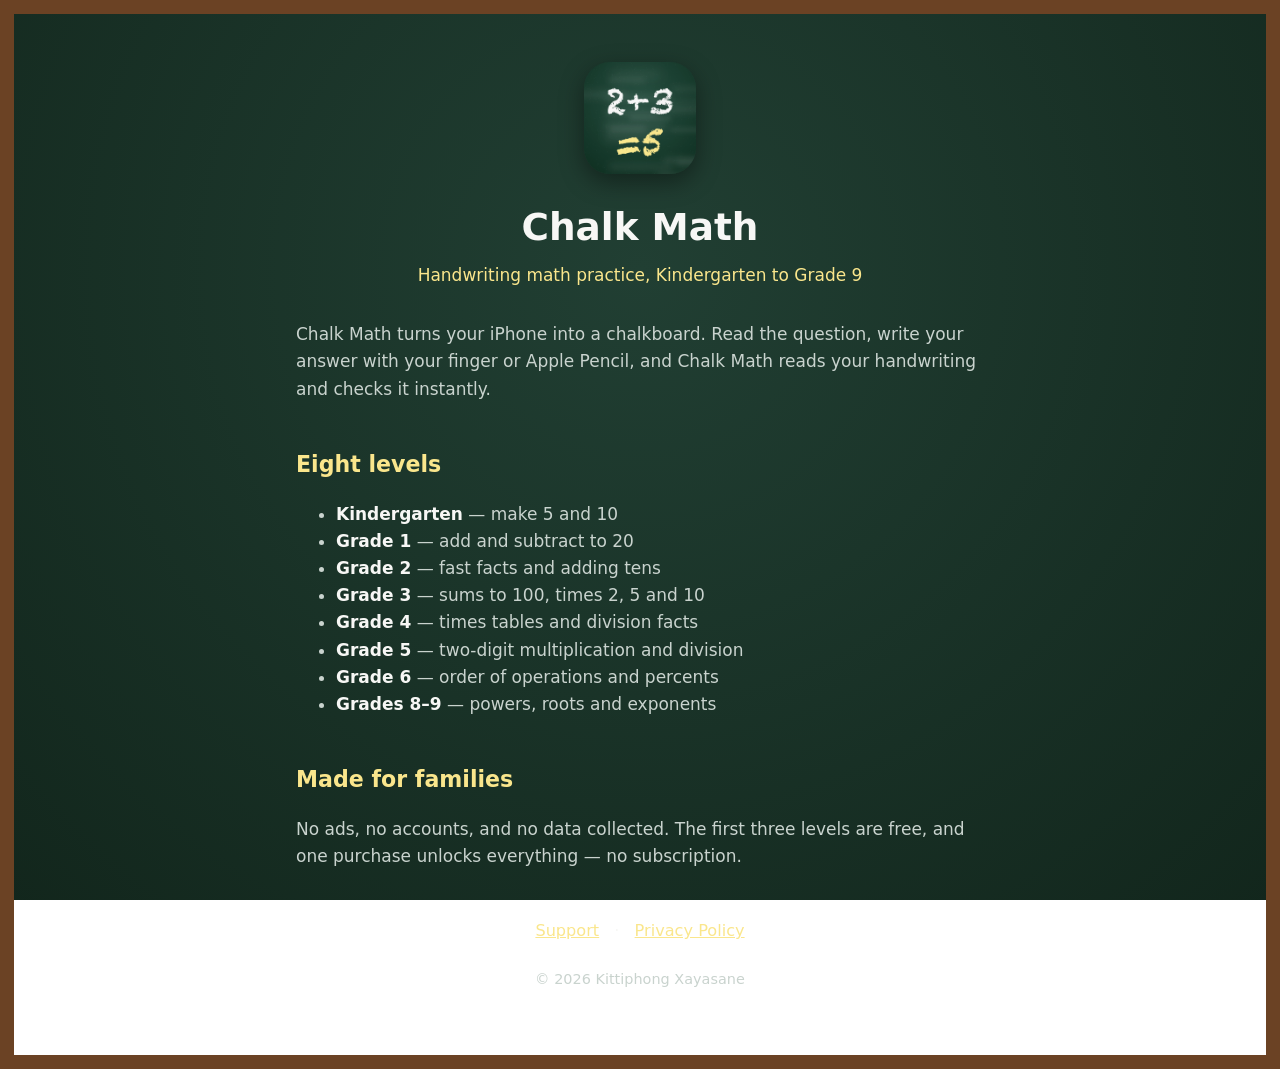
<file: index.html>
<!doctype html>
<html lang="en">
<head>
  <meta charset="utf-8">
  <meta name="viewport" content="width=device-width, initial-scale=1">
  <title>Chalk Math</title>
  <meta name="description" content="Handwriting math practice on a chalkboard, Kindergarten to Grade 9.">
  <link rel="stylesheet" href="style.css">
</head>
<body>
<main>
  <header>
    <img src="icon.png" alt="Chalk Math icon">
    <h1>Chalk Math</h1>
    <p class="subtitle">Handwriting math practice, Kindergarten to Grade 9</p>
  </header>

  <p>Chalk Math turns your iPhone into a chalkboard. Read the question, write your answer with your finger or Apple Pencil, and Chalk Math reads your handwriting and checks it instantly.</p>

  <h2>Eight levels</h2>
  <ul>
    <li><strong>Kindergarten</strong> — make 5 and 10</li>
    <li><strong>Grade 1</strong> — add and subtract to 20</li>
    <li><strong>Grade 2</strong> — fast facts and adding tens</li>
    <li><strong>Grade 3</strong> — sums to 100, times 2, 5 and 10</li>
    <li><strong>Grade 4</strong> — times tables and division facts</li>
    <li><strong>Grade 5</strong> — two-digit multiplication and division</li>
    <li><strong>Grade 6</strong> — order of operations and percents</li>
    <li><strong>Grades 8–9</strong> — powers, roots and exponents</li>
  </ul>

  <h2>Made for families</h2>
  <p>No ads, no accounts, and no data collected. The first three levels are free, and one purchase unlocks everything — no subscription.</p>

  <nav><a href="support.html">Support</a> · <a href="privacy.html">Privacy Policy</a></nav>
  <footer>© 2026 Kittiphong Xayasane</footer>
</main>
</body>
</html>
</file>
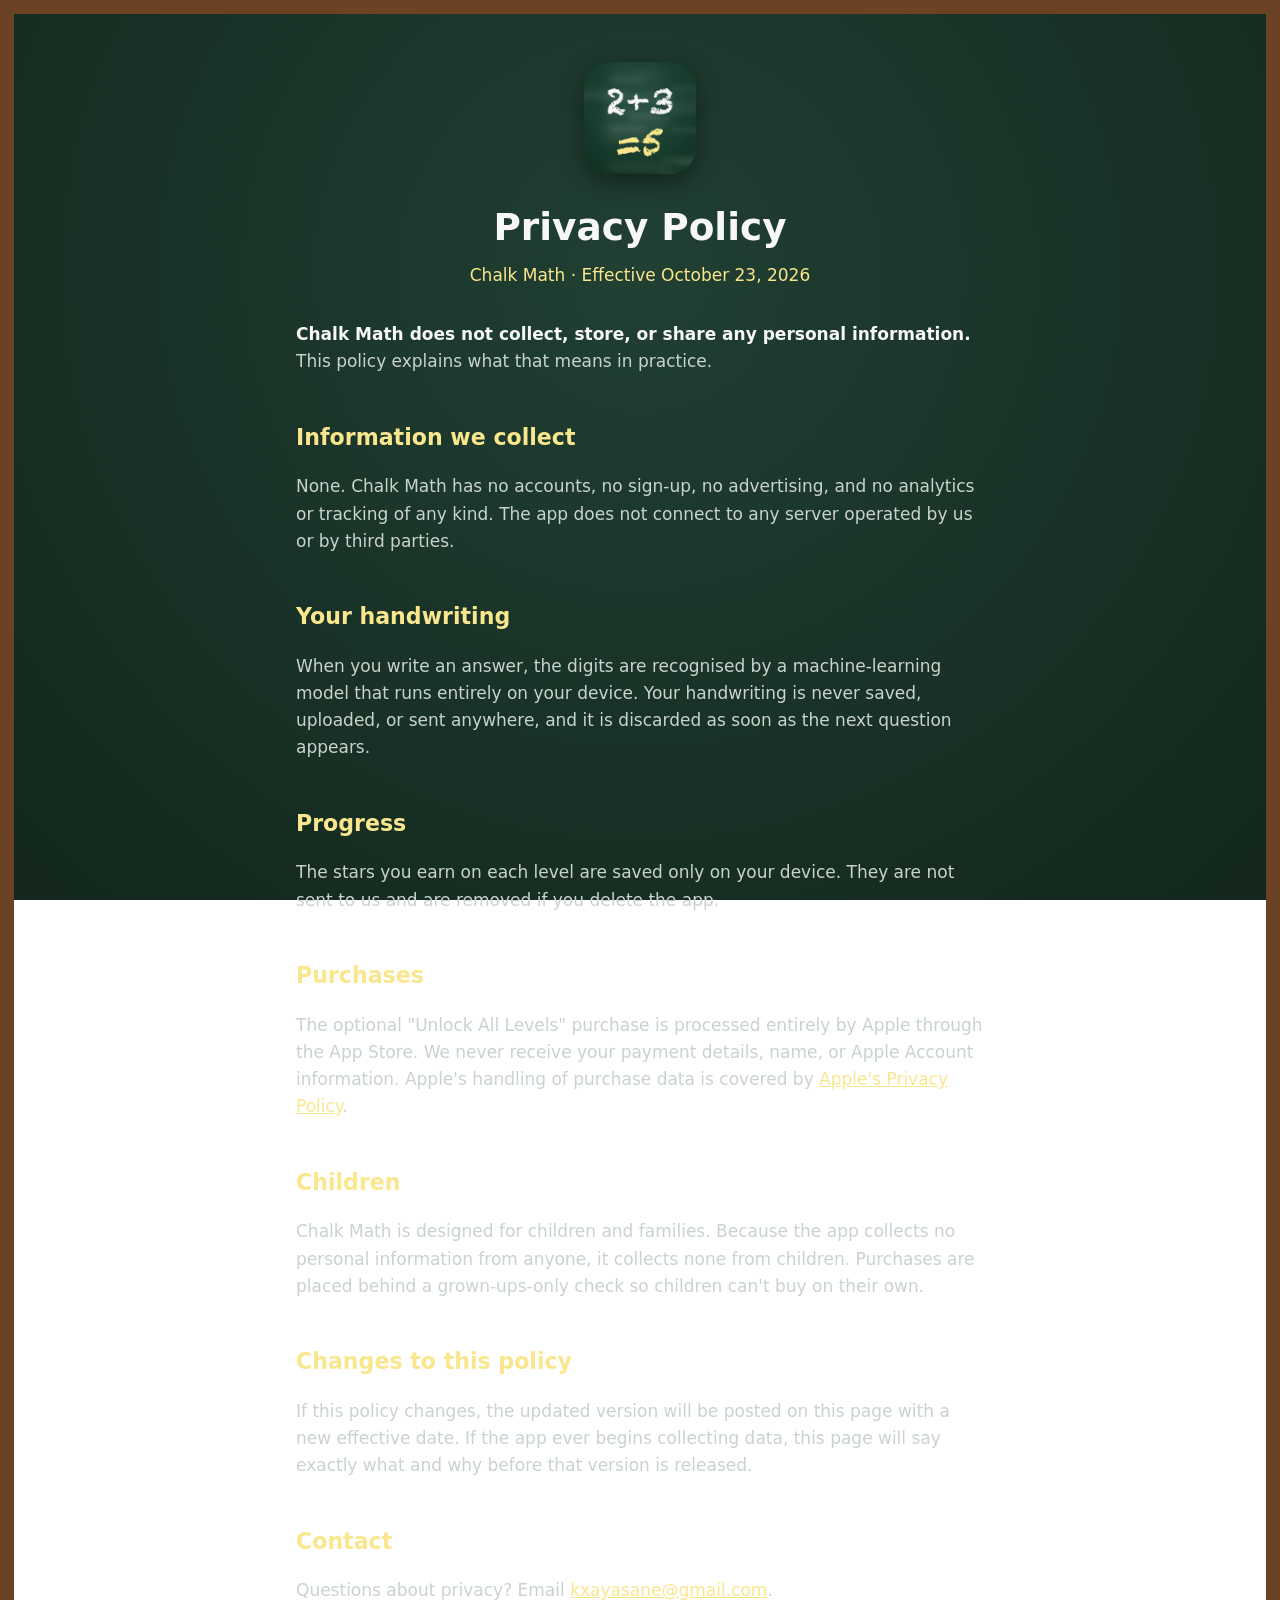
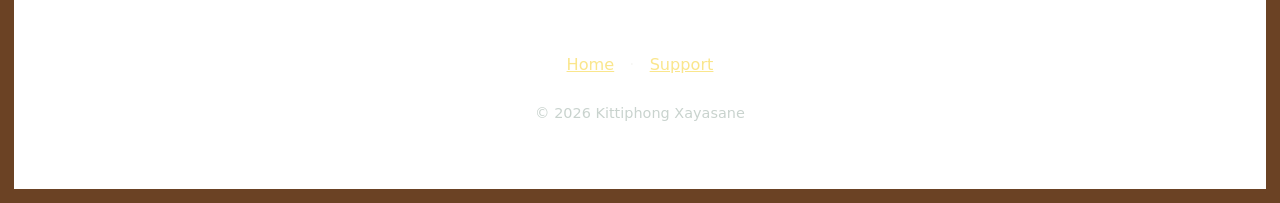
<file: privacy.html>
<!doctype html>
<html lang="en">
<head>
  <meta charset="utf-8">
  <meta name="viewport" content="width=device-width, initial-scale=1">
  <title>Chalk Math Privacy Policy</title>
  <link rel="stylesheet" href="style.css">
</head>
<body>
<main>
  <header>
    <img src="icon.png" alt="Chalk Math icon">
    <h1>Privacy Policy</h1>
    <p class="subtitle">Chalk Math · Effective October 23, 2026</p>
  </header>

  <p><strong>Chalk Math does not collect, store, or share any personal information.</strong> This policy explains what that means in practice.</p>

  <h2>Information we collect</h2>
  <p>None. Chalk Math has no accounts, no sign-up, no advertising, and no analytics or tracking of any kind. The app does not connect to any server operated by us or by third parties.</p>

  <h2>Your handwriting</h2>
  <p>When you write an answer, the digits are recognised by a machine-learning model that runs entirely on your device. Your handwriting is never saved, uploaded, or sent anywhere, and it is discarded as soon as the next question appears.</p>

  <h2>Progress</h2>
  <p>The stars you earn on each level are saved only on your device. They are not sent to us and are removed if you delete the app.</p>

  <h2>Purchases</h2>
  <p>The optional "Unlock All Levels" purchase is processed entirely by Apple through the App Store. We never receive your payment details, name, or Apple Account information. Apple's handling of purchase data is covered by <a href="https://www.apple.com/legal/privacy/">Apple's Privacy Policy</a>.</p>

  <h2>Children</h2>
  <p>Chalk Math is designed for children and families. Because the app collects no personal information from anyone, it collects none from children. Purchases are placed behind a grown-ups-only check so children can't buy on their own.</p>

  <h2>Changes to this policy</h2>
  <p>If this policy changes, the updated version will be posted on this page with a new effective date. If the app ever begins collecting data, this page will say exactly what and why before that version is released.</p>

  <h2>Contact</h2>
  <p>Questions about privacy? Email <a href="mailto:kxayasane@gmail.com">kxayasane@gmail.com</a>.</p>

  <nav><a href="index.html">Home</a> · <a href="support.html">Support</a></nav>
  <footer>© 2026 Kittiphong Xayasane</footer>
</main>
</body>
</html>
</file>
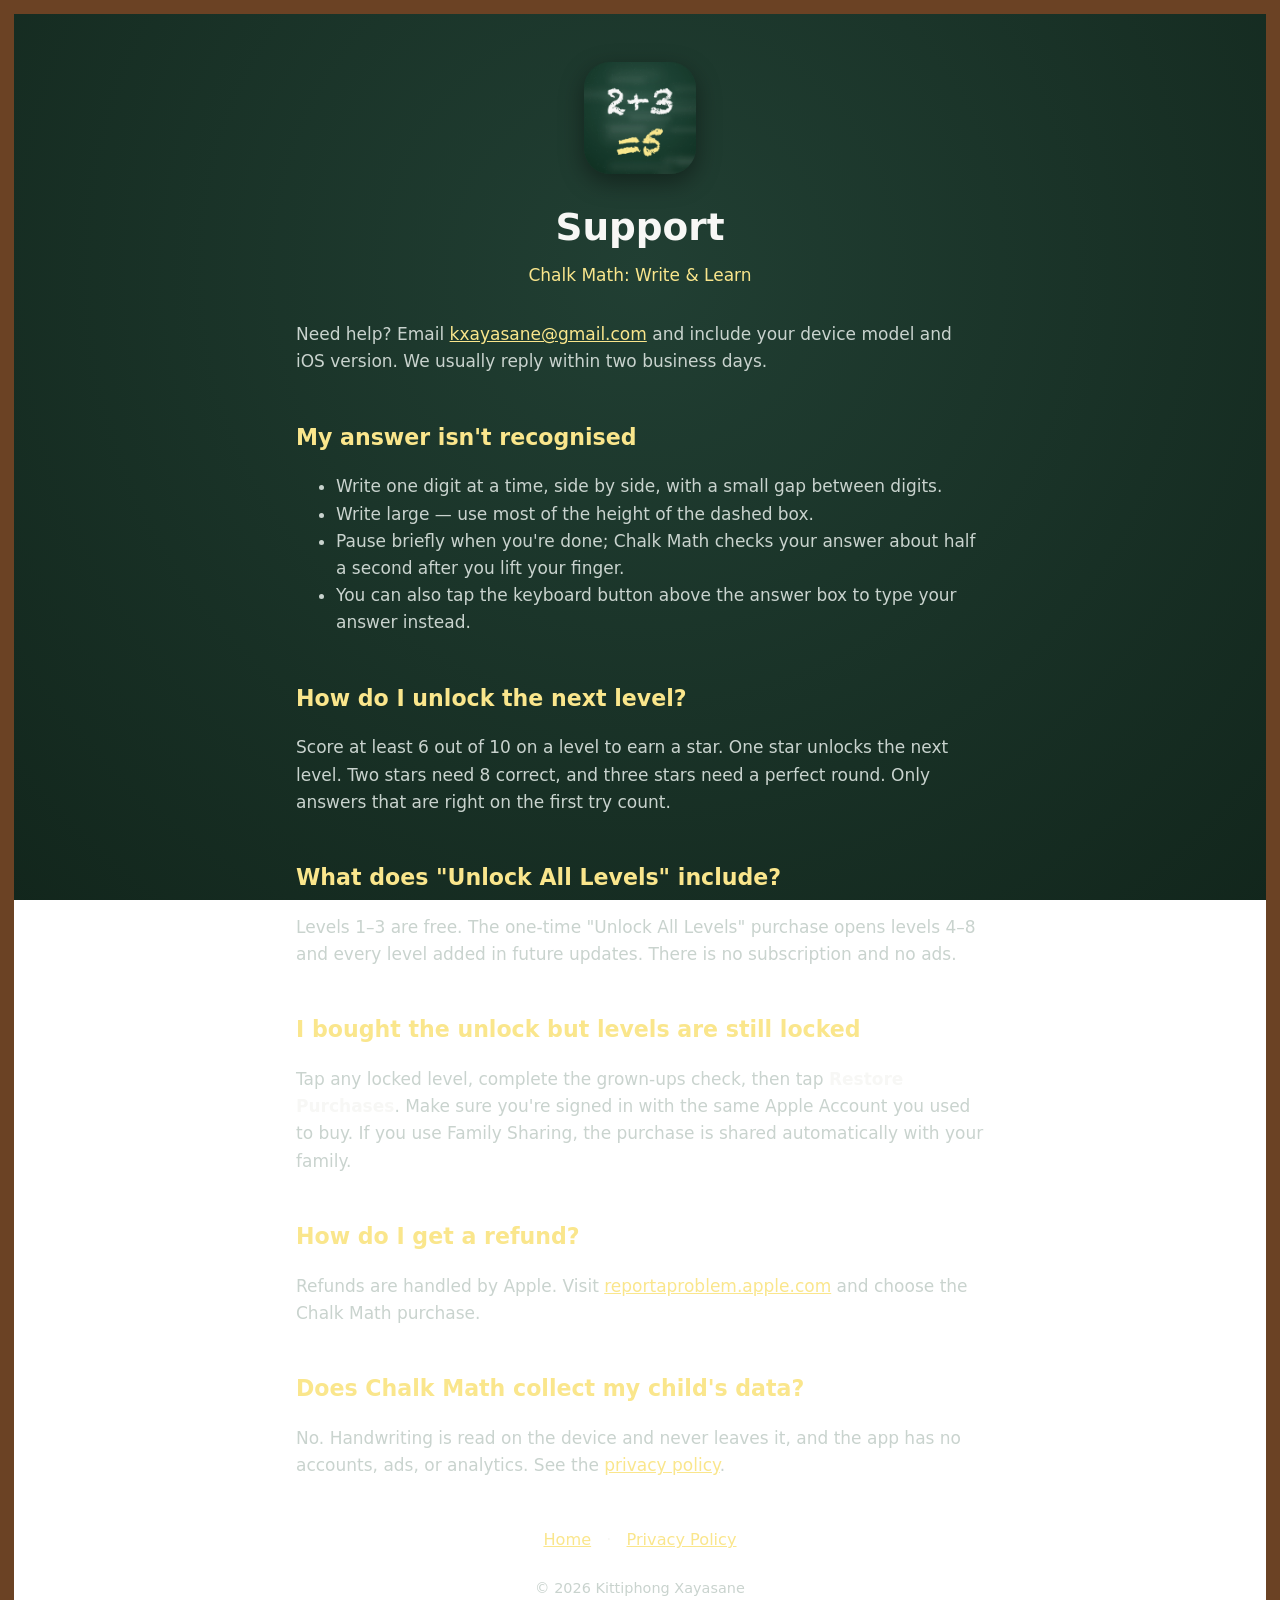
<file: support.html>
<!doctype html>
<html lang="en">
<head>
  <meta charset="utf-8">
  <meta name="viewport" content="width=device-width, initial-scale=1">
  <title>Chalk Math Support</title>
  <link rel="stylesheet" href="style.css">
</head>
<body>
<main>
  <header>
    <img src="icon.png" alt="Chalk Math icon">
    <h1>Support</h1>
    <p class="subtitle">Chalk Math: Write &amp; Learn</p>
  </header>

  <p>Need help? Email <a href="mailto:kxayasane@gmail.com?subject=Chalk%20Math%20support">kxayasane@gmail.com</a> and include your device model and iOS version. We usually reply within two business days.</p>

  <h2>My answer isn't recognised</h2>
  <ul>
    <li>Write one digit at a time, side by side, with a small gap between digits.</li>
    <li>Write large — use most of the height of the dashed box.</li>
    <li>Pause briefly when you're done; Chalk Math checks your answer about half a second after you lift your finger.</li>
    <li>You can also tap the keyboard button above the answer box to type your answer instead.</li>
  </ul>

  <h2>How do I unlock the next level?</h2>
  <p>Score at least 6 out of 10 on a level to earn a star. One star unlocks the next level. Two stars need 8 correct, and three stars need a perfect round. Only answers that are right on the first try count.</p>

  <h2>What does "Unlock All Levels" include?</h2>
  <p>Levels 1–3 are free. The one-time "Unlock All Levels" purchase opens levels 4–8 and every level added in future updates. There is no subscription and no ads.</p>

  <h2>I bought the unlock but levels are still locked</h2>
  <p>Tap any locked level, complete the grown-ups check, then tap <strong>Restore Purchases</strong>. Make sure you're signed in with the same Apple Account you used to buy. If you use Family Sharing, the purchase is shared automatically with your family.</p>

  <h2>How do I get a refund?</h2>
  <p>Refunds are handled by Apple. Visit <a href="https://reportaproblem.apple.com">reportaproblem.apple.com</a> and choose the Chalk Math purchase.</p>

  <h2>Does Chalk Math collect my child's data?</h2>
  <p>No. Handwriting is read on the device and never leaves it, and the app has no accounts, ads, or analytics. See the <a href="privacy.html">privacy policy</a>.</p>

  <nav><a href="index.html">Home</a> · <a href="privacy.html">Privacy Policy</a></nav>
  <footer>© 2026 Kittiphong Xayasane</footer>
</main>
</body>
</html>
</file>
<file: style.css>
:root {
  --slate: #213f33;
  --slate-dark: #12261c;
  --chalk: #f7f7f5;
  --chalk-dim: #c9d3ce;
  --chalk-yellow: #fae68c;
  --wood: #6b4224;
}

* { box-sizing: border-box; }

body {
  margin: 0;
  min-height: 100vh;
  background: radial-gradient(ellipse at 50% 30%, var(--slate), var(--slate-dark)) fixed;
  border: 14px solid var(--wood);
  color: var(--chalk);
  font: 17px/1.6 "Chalkboard SE", "Comic Neue", "Segoe Print", system-ui, sans-serif;
}

main {
  max-width: 720px;
  margin: 0 auto;
  padding: 48px 16px 64px;
}

header { text-align: center; margin-bottom: 32px; }
header img { width: 112px; height: 112px; border-radius: 26px; box-shadow: 0 8px 24px rgba(0, 0, 0, 0.4); }

h1 { font-size: 2.2em; margin: 16px 0 4px; }
h2 { color: var(--chalk-yellow); font-size: 1.3em; margin-top: 2em; }
p, li { color: var(--chalk-dim); }
strong { color: var(--chalk); }
a { color: var(--chalk-yellow); }

.subtitle { color: var(--chalk-yellow); margin: 0; }

nav { text-align: center; margin-top: 48px; font-size: 0.95em; }
nav a { margin: 0 10px; }

footer { text-align: center; margin-top: 24px; font-size: 0.85em; color: var(--chalk-dim); }
</file>
